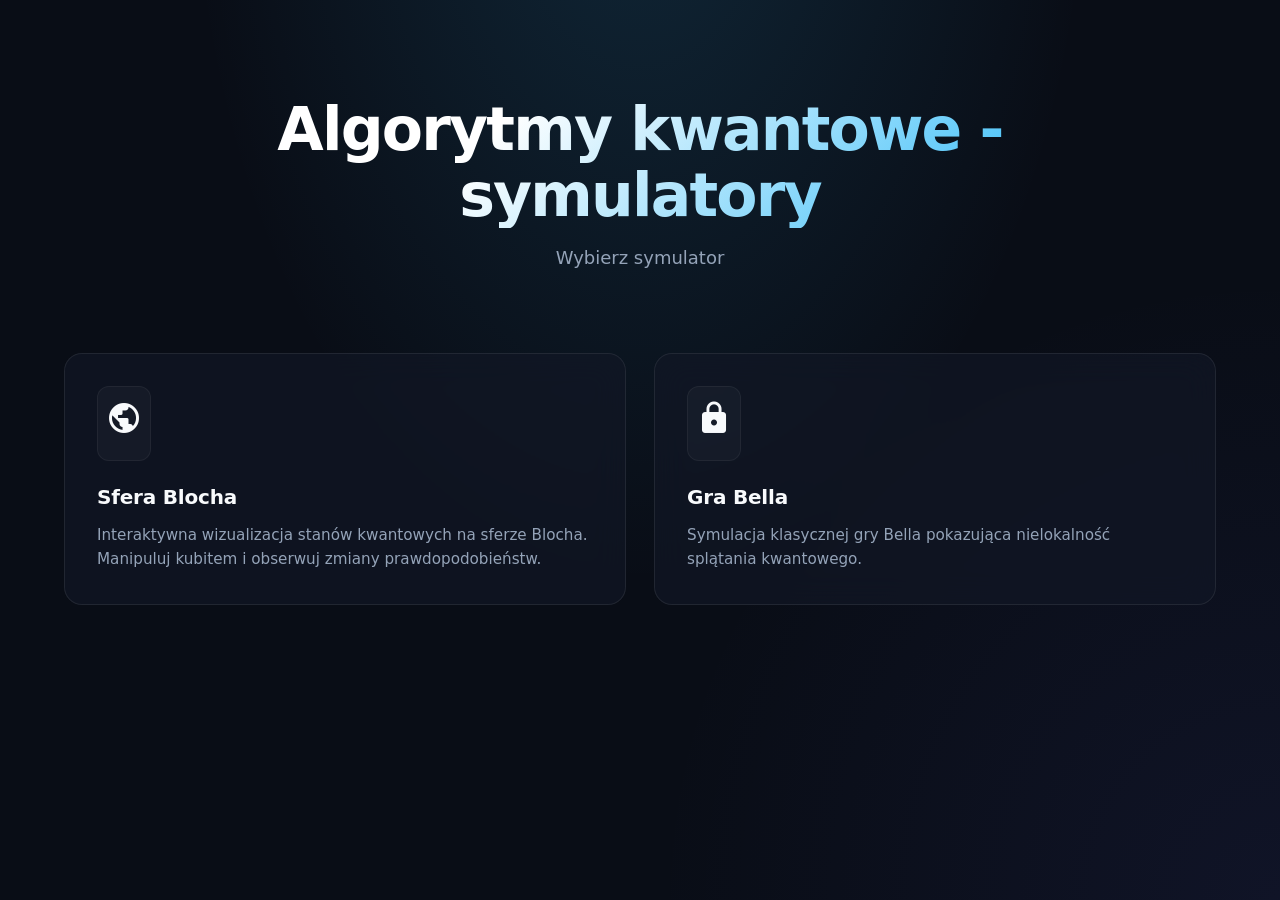
<file: index.html>
<!DOCTYPE html>
<html lang="pl">
<head>
    <meta charset="UTF-8">
    <meta name="viewport" content="width=device-width, initial-scale=1.0">
    <title>Symulatory Kwantowe</title>
    <link rel="stylesheet" href="styles.css">
</head>
<body>
    <header class="hero">
        <h1>Algorytmy kwantowe - symulatory</h1>
        <p>Wybierz symulator</p>
    </header>
    
    <main>
        <div id="simulators-grid" class="grid-container"></div>
    </main>

    <script src="scripts.js"></script>
</body>
</html>
</file>
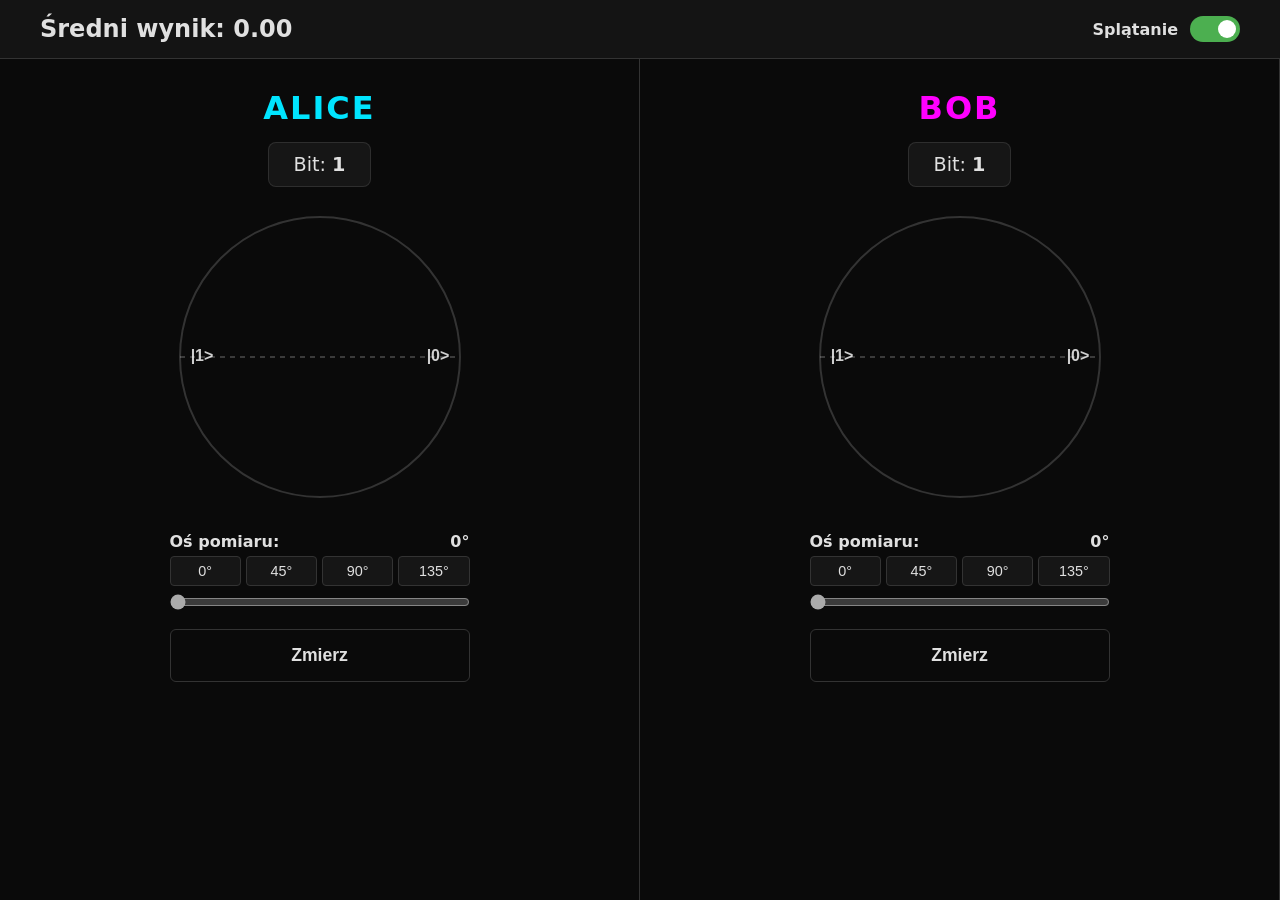
<file: bell/index.html>
<!DOCTYPE html>
<html lang="pl">
<head>
    <meta charset="UTF-8">
    <meta name="viewport" content="width=device-width, initial-scale=1.0">
    <title>Symulacja Kwantowa E91 (CHSH)</title>
    <style>
        :root {
            --bg-color: #0a0a0a;
            --panel-bg: #141414;
            --text-color: #e0e0e0;
            --border-color: #333;
            --alice-color: #00e5ff;
            --bob-color: #ff00ff;
            --accent-color: #4CAF50;
        }

        * { box-sizing: border-box; margin: 0; padding: 0; }

        body {
            font-family: 'Segoe UI', system-ui, sans-serif;
            background-color: var(--bg-color);
            color: var(--text-color);
            display: flex;
            flex-direction: column;
            height: 100vh;
            overflow: hidden;
        }

        /* Nagłówek */
        header {
            display: flex;
            justify-content: space-between;
            align-items: center;
            padding: 15px 40px;
            background-color: var(--panel-bg);
            border-bottom: 1px solid var(--border-color);
        }

        .score-board { font-size: 1.5rem; font-weight: bold; }
        
        .toggle-container { display: flex; align-items: center; gap: 12px; }
        .switch { position: relative; display: inline-block; width: 50px; height: 26px; }
        .switch input { opacity: 0; width: 0; height: 0; }
        .slider-toggle {
            position: absolute; cursor: pointer; top: 0; left: 0; right: 0; bottom: 0;
            background-color: #555; transition: .3s; border-radius: 26px;
        }
        .slider-toggle:before {
            position: absolute; content: ""; height: 18px; width: 18px;
            left: 4px; bottom: 4px; background-color: white;
            transition: .3s; border-radius: 50%;
        }
        input:checked + .slider-toggle { background-color: var(--accent-color); }
        input:checked + .slider-toggle:before { transform: translateX(24px); }

        /* Główny kontener */
        main { display: flex; flex: 1; position: relative; }
        
        .panel {
            flex: 1; display: flex; flex-direction: column; align-items: center;
            padding: 30px 20px; border-right: 1px solid var(--border-color);
        }
        .panel:last-child { border-right: none; }

        h2 { font-size: 2rem; margin-bottom: 15px; letter-spacing: 2px; }
        #alice-panel h2 { color: var(--alice-color); }
        #bob-panel h2 { color: var(--bob-color); }

        .bit-display {
            background: rgba(255,255,255,0.05); padding: 10px 25px;
            border-radius: 8px; font-size: 1.2rem; margin-bottom: 20px;
            border: 1px solid rgba(255,255,255,0.1);
        }

        /* Płótno Canvas */
        canvas {
            border-radius: 50%;
            background-color: transparent;
            margin-bottom: 25px;
        }

        /* Kontrolki (Suwak i Przycisk) */
        .controls { width: 100%; max-width: 300px; display: flex; flex-direction: column; gap: 15px; }
        .slider-label { display: flex; justify-content: space-between; font-weight: bold; margin-bottom: 5px; }
        input[type=range] { width: 100%; cursor: pointer; accent-color: #aaa; }

        .preset-angles { display: flex; gap: 5px; margin-bottom: 8px; }
        .preset-angles button {
            flex: 1; padding: 6px 0; background: rgba(255,255,255,0.05);
            border: 1px solid var(--border-color); color: var(--text-color);
            border-radius: 4px; cursor: pointer; transition: 0.2s; font-size: 0.9rem;
        }
        .preset-angles button:hover { background: rgba(255,255,255,0.15); }
        .preset-angles button:disabled { opacity: 0.3; cursor: not-allowed; }

        button.measure-btn {
            background: transparent; padding: 15px; border-radius: 6px;
            font-size: 1.1rem; font-weight: bold; cursor: pointer;
            transition: 0.2s; color: var(--text-color);
            border: 1px solid var(--border-color);
        }
        button.measure-btn:disabled { opacity: 0.3; cursor: not-allowed; }
        
        #alice-measure:not(:disabled):hover { background: rgba(0, 229, 255, 0.1); border-color: var(--alice-color); }
        #bob-measure:not(:disabled):hover { background: rgba(255, 0, 255, 0.1); border-color: var(--bob-color); }

        .result-box { height: 24px; text-align: center; font-size: 1.2rem; font-weight: bold; }

        /* Przycisk Następnej Rundy */
        #next-round-container {
            position: absolute; bottom: 30px; left: 50%; transform: translateX(-50%);
            display: none; z-index: 10;
        }
        #next-round-btn {
            background: var(--text-color); color: var(--bg-color);
            padding: 12px 30px; font-size: 1.2rem; font-weight: bold;
            border: none; border-radius: 25px; cursor: pointer;
            box-shadow: 0 4px 15px rgba(255,255,255,0.2); transition: 0.2s;
        }
        #next-round-btn:hover { transform: translateY(-2px); box-shadow: 0 6px 20px rgba(255,255,255,0.3); }
    </style>
</head>
<body>

    <header>
        <div class="score-board">Średni wynik: <span id="score-val">0.00</span></div>
        <div class="toggle-container">
            <span style="font-weight: bold;">Splątanie</span>
            <label class="switch">
                <input type="checkbox" id="entanglement-toggle" checked>
                <span class="slider-toggle"></span>
            </label>
        </div>
    </header>

    <main>
        <div id="alice-panel" class="panel">
            <h2>ALICE</h2>
            <div class="bit-display">Bit: <b id="alice-bit">-</b></div>
            <canvas id="alice-canvas" width="300" height="300"></canvas>
            
            <div class="controls">
                <div>
                    <div class="slider-label"><span>Oś pomiaru:</span><span id="alice-angle-val">0°</span></div>
                    <div class="preset-angles" id="alice-presets">
                        <button data-angle="0">0°</button>
                        <button data-angle="45">45°</button>
                        <button data-angle="90">90°</button>
                        <button data-angle="135">135°</button>
                    </div>
                    <input type="range" id="alice-slider" min="0" max="360" value="0">
                </div>
                <button class="measure-btn" id="alice-measure">Zmierz</button>
                <div class="result-box" id="alice-result"></div>
            </div>
        </div>

        <div id="bob-panel" class="panel">
            <h2>BOB</h2>
            <div class="bit-display">Bit: <b id="bob-bit">-</b></div>
            <canvas id="bob-canvas" width="300" height="300"></canvas>
            
            <div class="controls">
                <div>
                    <div class="slider-label"><span>Oś pomiaru:</span><span id="bob-angle-val">0°</span></div>
                    <div class="preset-angles" id="bob-presets">
                        <button data-angle="0">0°</button>
                        <button data-angle="45">45°</button>
                        <button data-angle="90">90°</button>
                        <button data-angle="135">135°</button>
                    </div>
                    <input type="range" id="bob-slider" min="0" max="360" value="0">
                </div>
                <button class="measure-btn" id="bob-measure">Zmierz</button>
                <div class="result-box" id="bob-result"></div>
            </div>
        </div>

        <div id="next-round-container">
            <button id="next-round-btn">Następna runda</button>
        </div>
    </main>

    <script>
        const state = {
            totalPoints: 0,
            roundsPlayed: 0,
            entangled: true,
            alice: { bit: 0, axis: 0, vector: null, measured: false, result: null, color: '#00e5ff' },
            bob:   { bit: 0, axis: 0, vector: null, measured: false, result: null, color: '#ff00ff' }
        };

        const els = {
            score: document.getElementById('score-val'),
            entToggle: document.getElementById('entanglement-toggle'),
            nextBtnContainer: document.getElementById('next-round-container'),
            nextBtn: document.getElementById('next-round-btn'),
            a: {
                bit: document.getElementById('alice-bit'),
                canvas: document.getElementById('alice-canvas'),
                ctx: document.getElementById('alice-canvas').getContext('2d'),
                slider: document.getElementById('alice-slider'),
                angleVal: document.getElementById('alice-angle-val'),
                presets: document.querySelectorAll('#alice-presets button'),
                measureBtn: document.getElementById('alice-measure'),
                result: document.getElementById('alice-result')
            },
            b: {
                bit: document.getElementById('bob-bit'),
                canvas: document.getElementById('bob-canvas'),
                ctx: document.getElementById('bob-canvas').getContext('2d'),
                slider: document.getElementById('bob-slider'),
                angleVal: document.getElementById('bob-angle-val'),
                presets: document.querySelectorAll('#bob-presets button'),
                measureBtn: document.getElementById('bob-measure'),
                result: document.getElementById('bob-result')
            }
        };

        const deg2rad = deg => (deg * Math.PI) / 180;
        const rad2deg = rad => (rad * 180) / Math.PI;

        function draw(playerKey) {
            const p = state[playerKey];
            const el = els[playerKey === 'alice' ? 'a' : 'b'];
            const ctx = el.ctx;
            const size = el.canvas.width;
            const cx = size / 2;
            const cy = size / 2;
            const radius = cx - 10;

            ctx.clearRect(0, 0, size, size);

            // Zewnętrzny okrąg bazy
            ctx.beginPath();
            ctx.arc(cx, cy, radius, 0, 2 * Math.PI);
            ctx.strokeStyle = '#333';
            ctx.lineWidth = 2;
            ctx.stroke();

            // Oś pomiaru (przerywana linia)
        ctx.beginPath();
        const axisRad = deg2rad(p.axis);
        ctx.moveTo(cx - radius * Math.cos(axisRad), cy + radius * Math.sin(axisRad)); // Y odwrócone dla canvas
        ctx.lineTo(cx + radius * Math.cos(axisRad), cy - radius * Math.sin(axisRad));
        ctx.strokeStyle = 'rgba(255, 255, 255, 0.2)';
        ctx.setLineDash([5, 5]);
        ctx.lineWidth = 2;
        ctx.stroke();
        ctx.setLineDash([]); // Reset dash

        ctx.fillStyle = 'rgba(255, 255, 255, 0.8)';
        ctx.font = 'bold 16px sans-serif';
        ctx.textAlign = 'center';
        ctx.textBaseline = 'middle';
        let rT = radius - 22;
        ctx.fillText('|0>', cx + rT * Math.cos(axisRad), cy - rT * Math.sin(axisRad));
        ctx.fillText('|1>', cx - rT * Math.cos(axisRad), cy + rT * Math.sin(axisRad));

        // Wektor stanu (jeśli istnieje)
        if (p.vector !== null) {
            const vecRad = deg2rad(p.vector);
            const endX = cx + radius * Math.cos(vecRad);
                const endY = cy - radius * Math.sin(vecRad); // Y w górę = minus w canvas

                ctx.beginPath();
                ctx.moveTo(cx, cy);
                ctx.lineTo(endX, endY);
                ctx.strokeStyle = p.color;
                ctx.lineWidth = 4;
                ctx.stroke();

                // Grot strzałki wektora
                ctx.save();
                ctx.translate(endX, endY);
                ctx.rotate(Math.PI / 2 - vecRad); 
                ctx.beginPath();
                ctx.moveTo(0, 0);
                ctx.lineTo(-8, 12);
                ctx.lineTo(8, 12);
                ctx.fillStyle = p.color;
                ctx.fill();
                ctx.restore();
            }
        }

        function measure(playerKey) {
            const p = state[playerKey];
            const otherKey = playerKey === 'alice' ? 'bob' : 'alice';
            const other = state[otherKey];
            const el = els[playerKey === 'alice' ? 'a' : 'b'];

            if (p.measured) return;

            let finalResult;
            let finalAngle;

            if (p.vector === null) {
                // Brak wektora - całkowicie losowy wynik (50/50)
                finalResult = Math.random() < 0.5 ? 0 : 1;
                finalAngle = finalResult === 0 ? p.axis : (p.axis + 180) % 360;
            } else {
                // Wektor istnieje (stan uległ wcześniej kolapsowi) - Prawo Malusa (cos^2)
                const diffRad = deg2rad(p.vector - p.axis);
                const prob0 = Math.pow(Math.cos(diffRad), 2);
                
                finalResult = Math.random() < prob0 ? 0 : 1;
                finalAngle = finalResult === 0 ? p.axis : (p.axis + 180) % 360;
            }

            p.measured = true;
            p.result = finalResult;
            p.vector = finalAngle;

            // Efekt Splątania - natychmiastowe ustawienie wektora drugiej osoby
            if (state.entangled && !other.measured) {
                other.vector = finalAngle;
                draw(otherKey); // Aktualizuj płótno partnera by pokazać kolaps
            }

            // Aktualizacja UI
            el.result.innerText = `Wynik: ${finalResult}`;
            el.result.style.color = p.color;
            el.measureBtn.disabled = true;
            el.slider.disabled = true;
            el.presets.forEach(btn => btn.disabled = true);

            draw(playerKey);
            checkRoundEnd();
        }

        function checkRoundEnd() {
            if (state.alice.measured && state.bob.measured) {
                state.roundsPlayed++;
                
                const resultsMatch = (state.alice.result === state.bob.result);
                const isOneOne = (state.alice.bit === 1 && state.bob.bit === 1);

                if (resultsMatch) {
                    if (isOneOne) {
                        state.totalPoints -= 1;
                        els.score.style.color = "#ff4444";
                    } else {
                        state.totalPoints += 1;
                        els.score.style.color = "#4CAF50";
                    }
                } else {
                    els.score.style.color = "#aaaaaa";
                }
                
                const avg = (state.totalPoints / state.roundsPlayed).toFixed(2);
                els.score.innerText = avg;
                setTimeout(() => els.score.style.color = "var(--text-color)", 1000);

                els.nextBtnContainer.style.display = 'block';
            }
        }

        function initRound() {
            els.nextBtnContainer.style.display = 'display: none';
            state.entangled = els.entToggle.checked;
            
            // Nowe losowe bity dla każdej rundy
            state.alice.bit = Math.random() < 0.5 ? 0 : 1;
            state.bob.bit = Math.random() < 0.5 ? 0 : 1;
            
            els.a.bit.innerText = state.alice.bit;
            els.b.bit.innerText = state.bob.bit;

            // Reset stanu pomiarów i UI dla obu graczy
            ['alice', 'bob'].forEach(key => {
                const p = state[key];
                const el = els[key === 'alice' ? 'a' : 'b'];
                
                p.measured = false;
                p.result = null;
                p.vector = null; // Wektor ukryty do momentu pomiaru lub kolapsu

                el.result.innerText = "";
                el.measureBtn.disabled = false;
                el.slider.disabled = false;
                el.presets.forEach(btn => btn.disabled = false);
                
                draw(key);
            });
            
            els.nextBtnContainer.style.display = 'none';
        }

        // Podpięcie Zdarzeń
        els.entToggle.addEventListener('change', initRound);
        els.nextBtn.addEventListener('click', initRound);

        ['alice', 'bob'].forEach(key => {
            const el = els[key === 'alice' ? 'a' : 'b'];
            
            el.slider.addEventListener('input', (e) => {
                state[key].axis = parseInt(e.target.value);
                el.angleVal.innerText = `${state[key].axis}°`;
                draw(key);
            });

            el.presets.forEach(btn => {
                btn.addEventListener('click', (e) => {
                    const angle = parseInt(e.target.dataset.angle);
                    state[key].axis = angle;
                    el.slider.value = angle;
                    el.angleVal.innerText = `${angle}°`;
                    draw(key);
                });
            });

            el.measureBtn.addEventListener('click', () => measure(key));
        });

        // Inicjalizacja pierwszej rundy
        initRound();

    </script>
</body>
</html>
</file>
<file: styles.css>
:root {
    --bg-main: #090d16;
    --bg-card: rgba(18, 24, 38, 0.7);
    --bg-card-hover: rgba(26, 34, 53, 0.85);
    --text-main: #f8fafc;
    --text-muted: #94a3b8;
    --accent: #38bdf8;
    --accent-glow: rgba(56, 189, 248, 0.25);
    --card-border: rgba(255, 255, 255, 0.08);
    --card-border-hover: rgba(56, 189, 248, 0.35);
}

*, *::before, *::after {
    box-sizing: border-box;
}

body {
    margin: 0;
    min-height: 100vh;
    font-family: 'Inter', system-ui, -apple-system, BlinkMacSystemFont, "Segoe UI", Roboto, sans-serif;
    background-color: var(--bg-main);
    background-image: 
        radial-gradient(ellipse at 50% -20%, rgba(56, 189, 248, 0.15), transparent 50%),
        radial-gradient(circle at 100% 100%, rgba(99, 102, 241, 0.08), transparent 40%);
    background-attachment: fixed;
    color: var(--text-main);
    line-height: 1.6;
    -webkit-font-smoothing: antialiased;
}

.hero {
    text-align: center;
    padding: 6rem 1.5rem 3rem;
    max-width: 800px;
    margin: 0 auto;
}

.hero h1 {
    font-size: clamp(2.5rem, 5vw, 3.75rem);
    letter-spacing: -0.03em;
    font-weight: 800;
    line-height: 1.1;
    margin: 0 0 1rem;
    background: linear-gradient(135deg, #ffffff 30%, #38bdf8 100%);
    -webkit-background-clip: text;
    -webkit-text-fill-color: transparent;
}

.hero p {
    color: var(--text-muted);
    font-size: 1.125rem;
    font-weight: 400;
    max-width: 540px;
    margin: 0 auto;
}

.grid-container {
    display: grid;
    grid-template-columns: repeat(auto-fit, minmax(320px, 1fr));
    gap: 1.75rem;
    padding: 2rem 1.5rem 5rem;
    max-width: 1200px;
    margin: 0 auto;
}

.card {
    position: relative;
    background: var(--bg-card);
    backdrop-filter: blur(16px);
    -webkit-backdrop-filter: blur(16px);
    border: 1px solid var(--card-border);
    border-radius: 18px;
    padding: 2rem;
    text-decoration: none;
    color: inherit;
    display: flex;
    flex-direction: column;
    overflow: hidden;
    transition: transform 0.25s cubic-bezier(0.2, 0.8, 0.2, 1),
                border-color 0.25s ease,
                background-color 0.25s ease,
                box-shadow 0.25s cubic-bezier(0.2, 0.8, 0.2, 1);
}

.card:hover {
    transform: translateY(-6px);
    background-color: var(--bg-card-hover);
    border-color: var(--card-border-hover);
    box-shadow: 0 20px 40px -15px rgba(0, 0, 0, 0.5),
                0 0 25px -5px var(--accent-glow);
}

.card-icon {
    font-size: 2.25rem;
    margin-bottom: 1.25rem;
    width: fit-content;
    padding: 0.5rem;
    border-radius: 12px;
    background: rgba(255, 255, 255, 0.03);
    border: 1px solid rgba(255, 255, 255, 0.05);
}

.card-title {
    font-size: 1.25rem;
    font-weight: 700;
    letter-spacing: -0.01em;
    margin: 0 0 0.6rem 0;
    color: var(--text-main);
}

.card-desc {
    color: var(--text-muted);
    margin: 0;
    font-size: 0.95rem;
    line-height: 1.6;
    flex-grow: 1;
}
</file>
